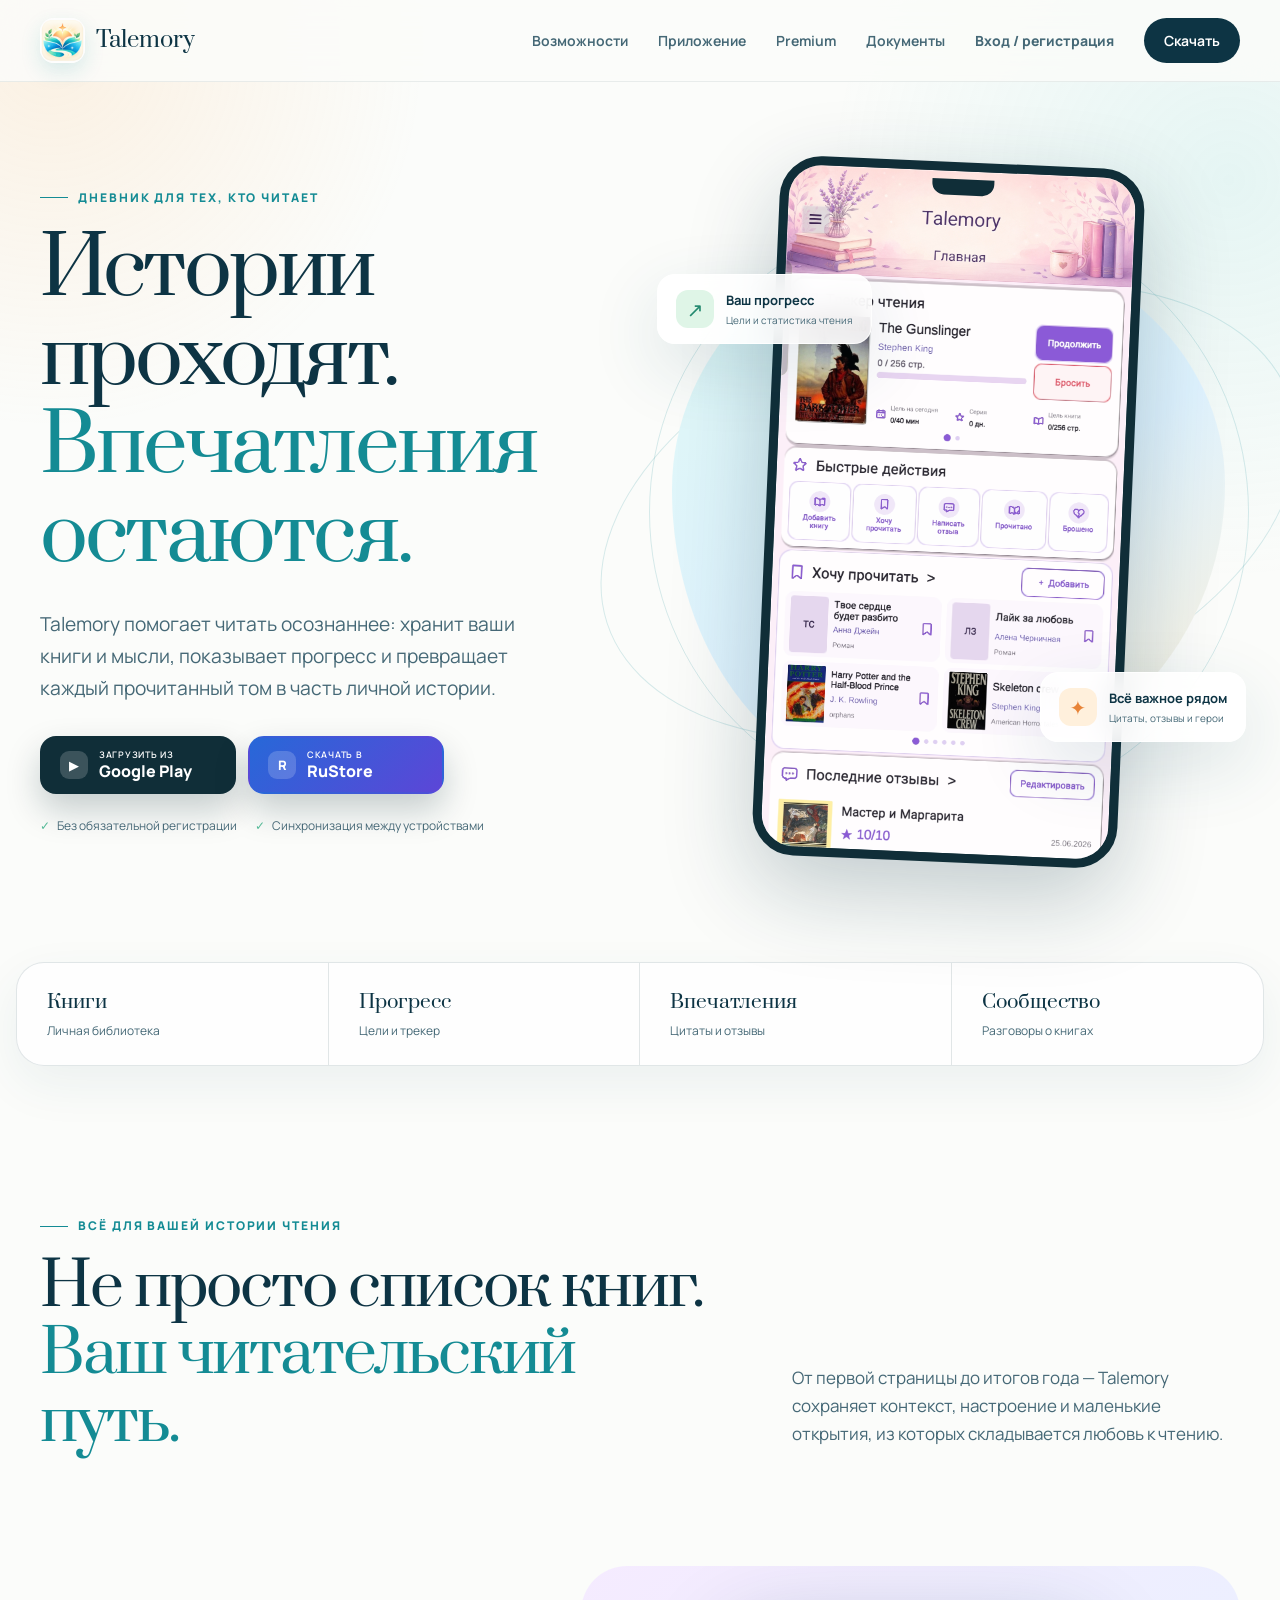
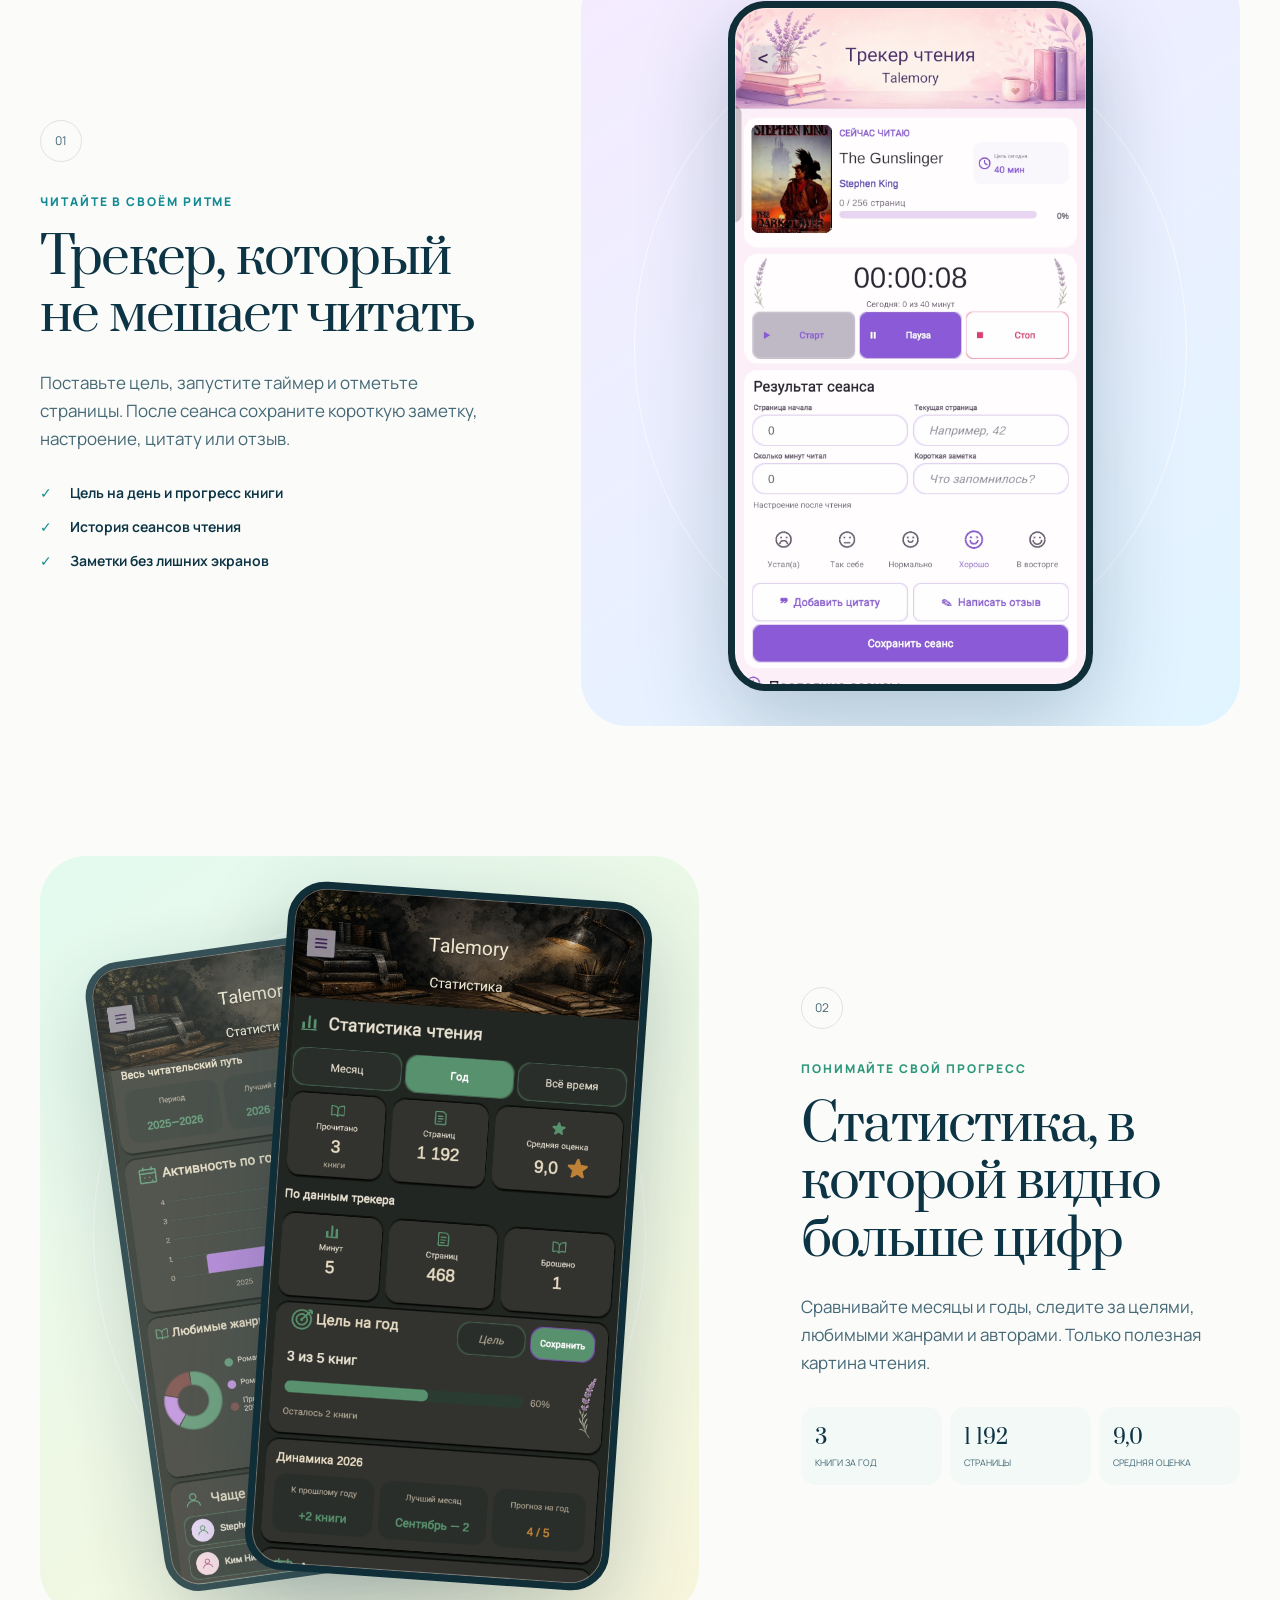
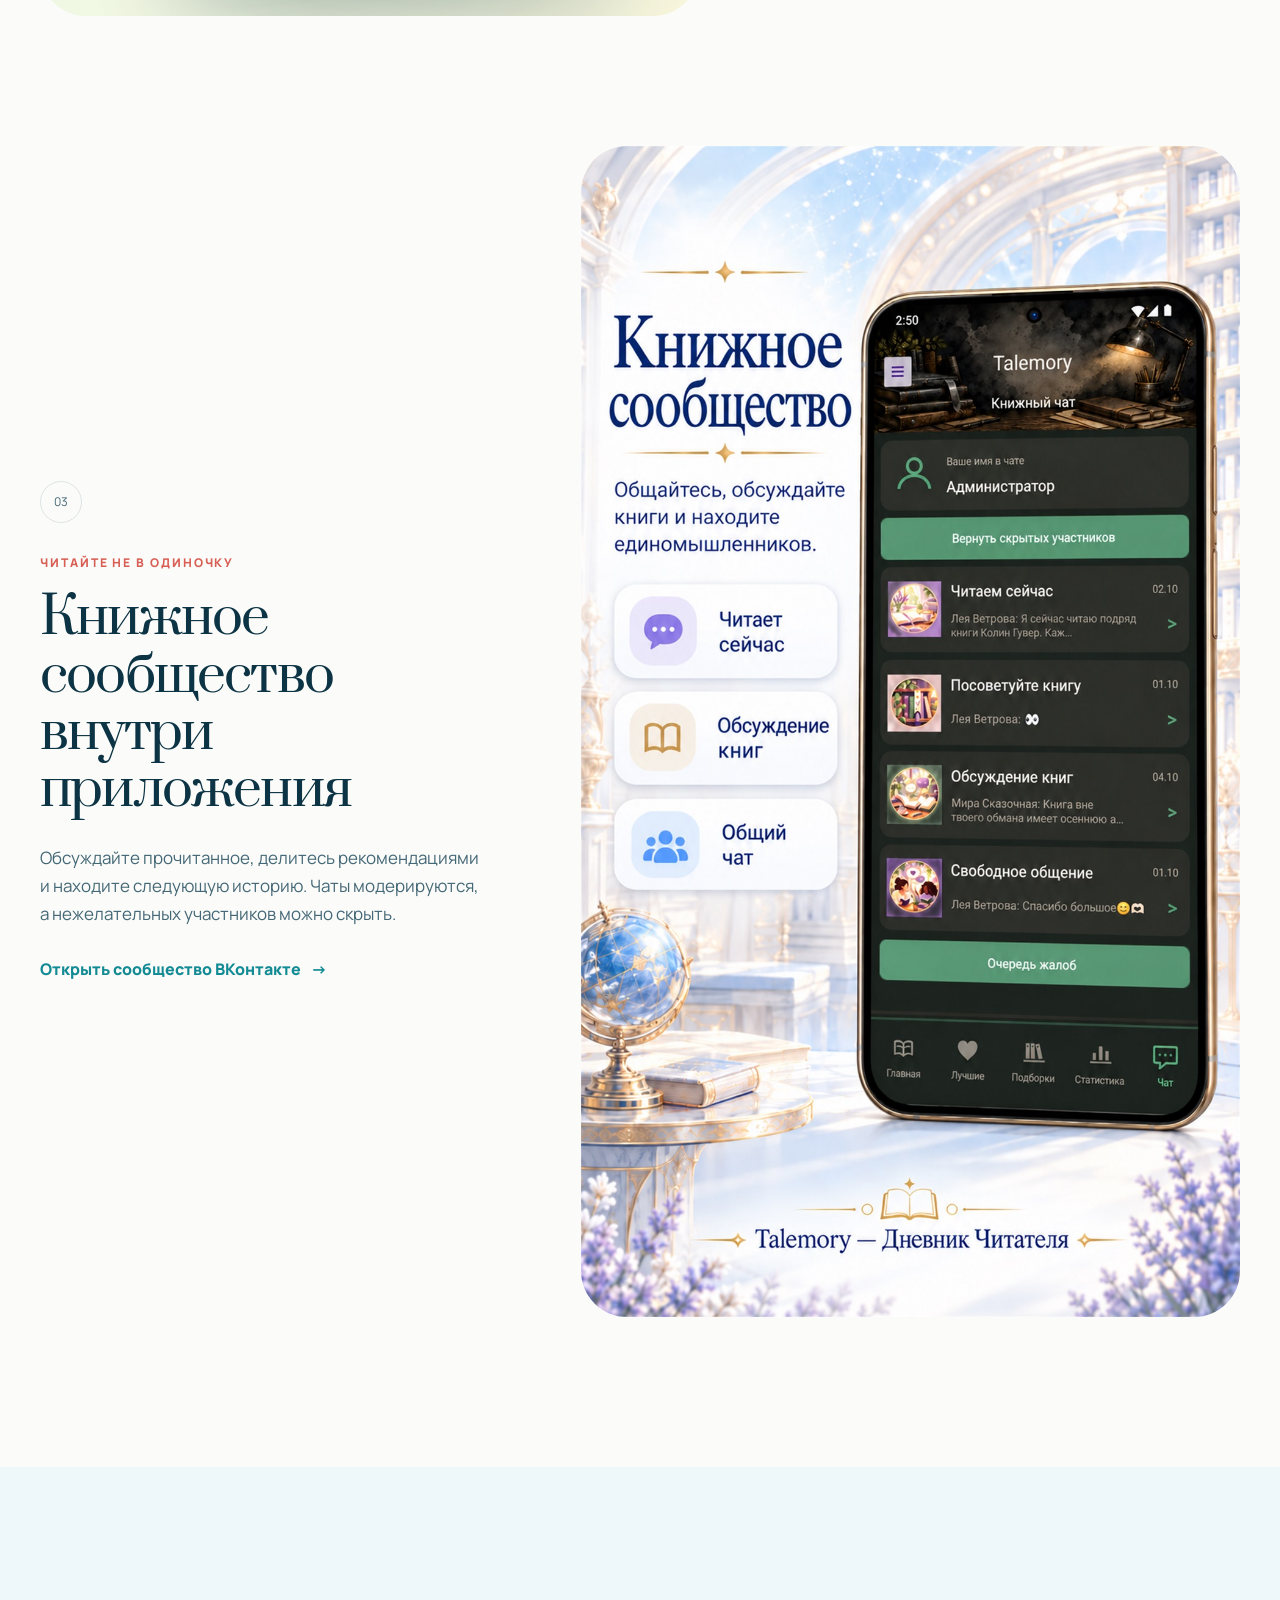
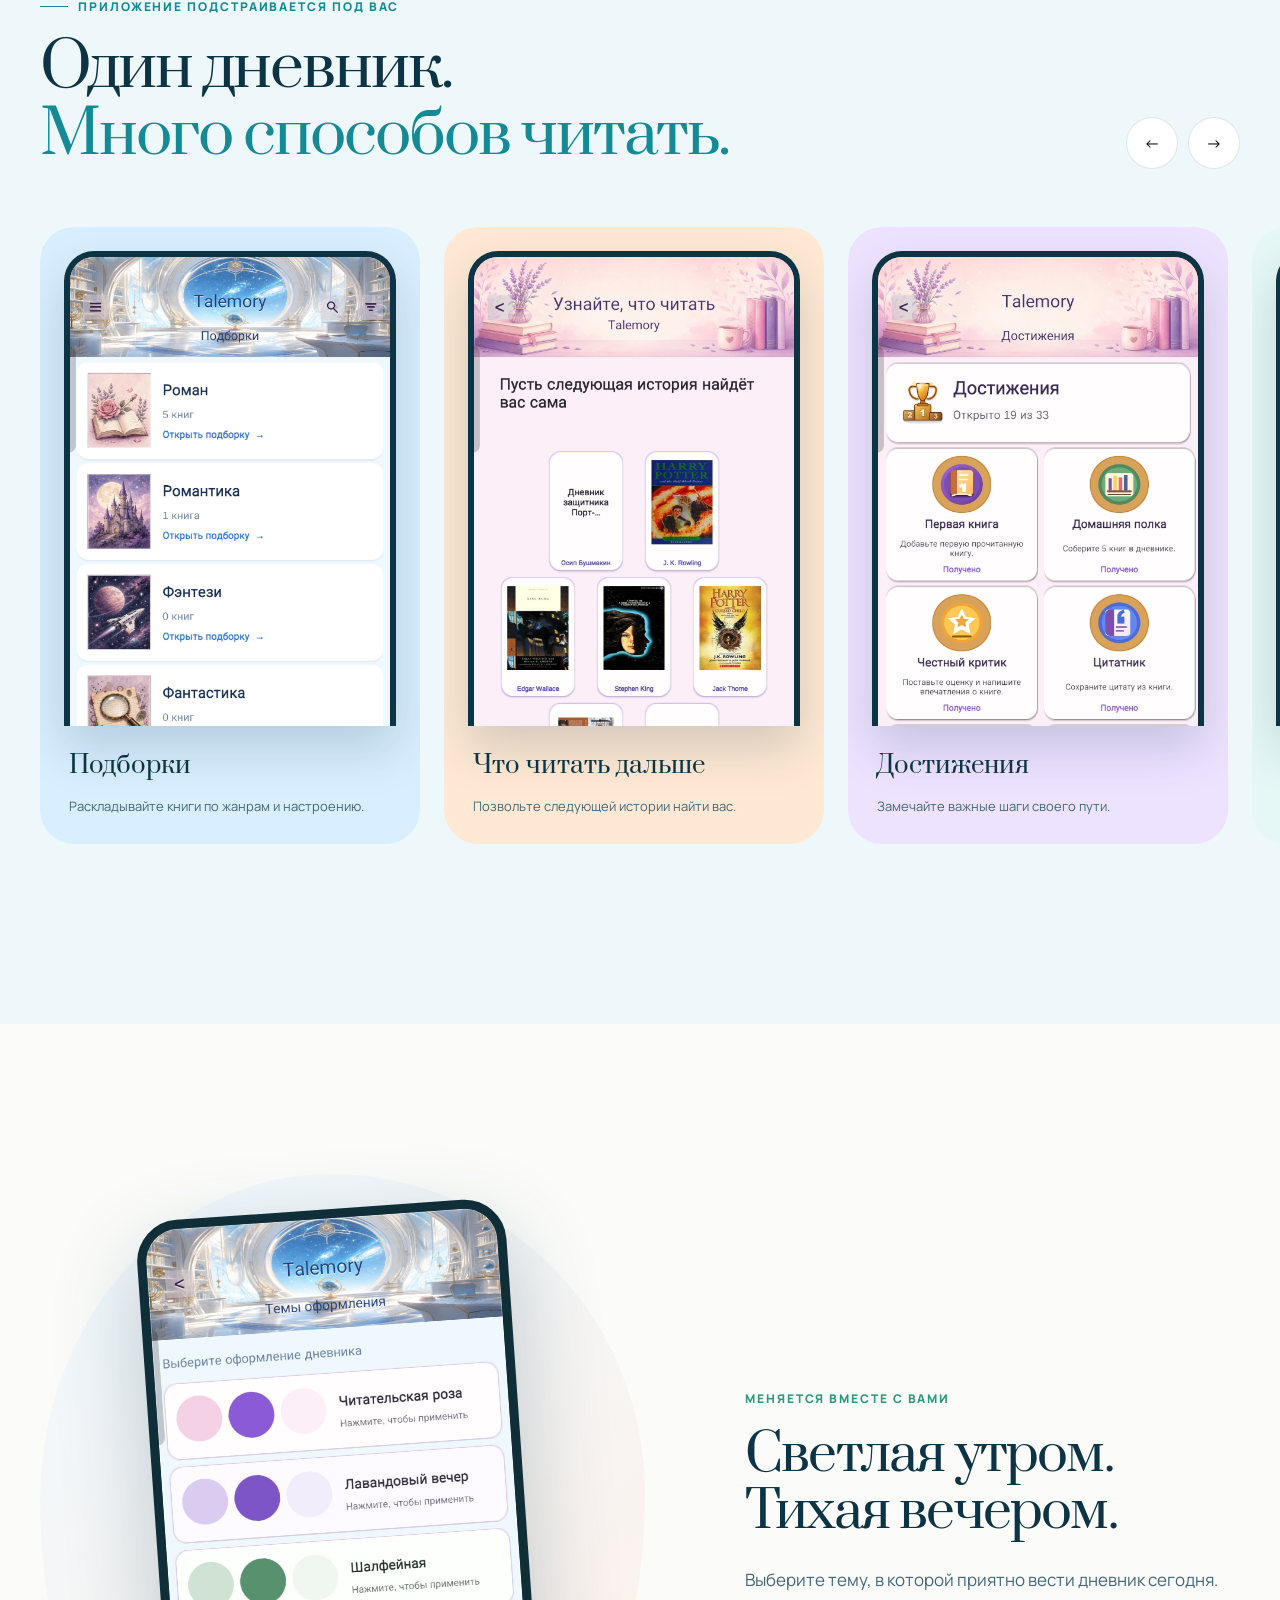
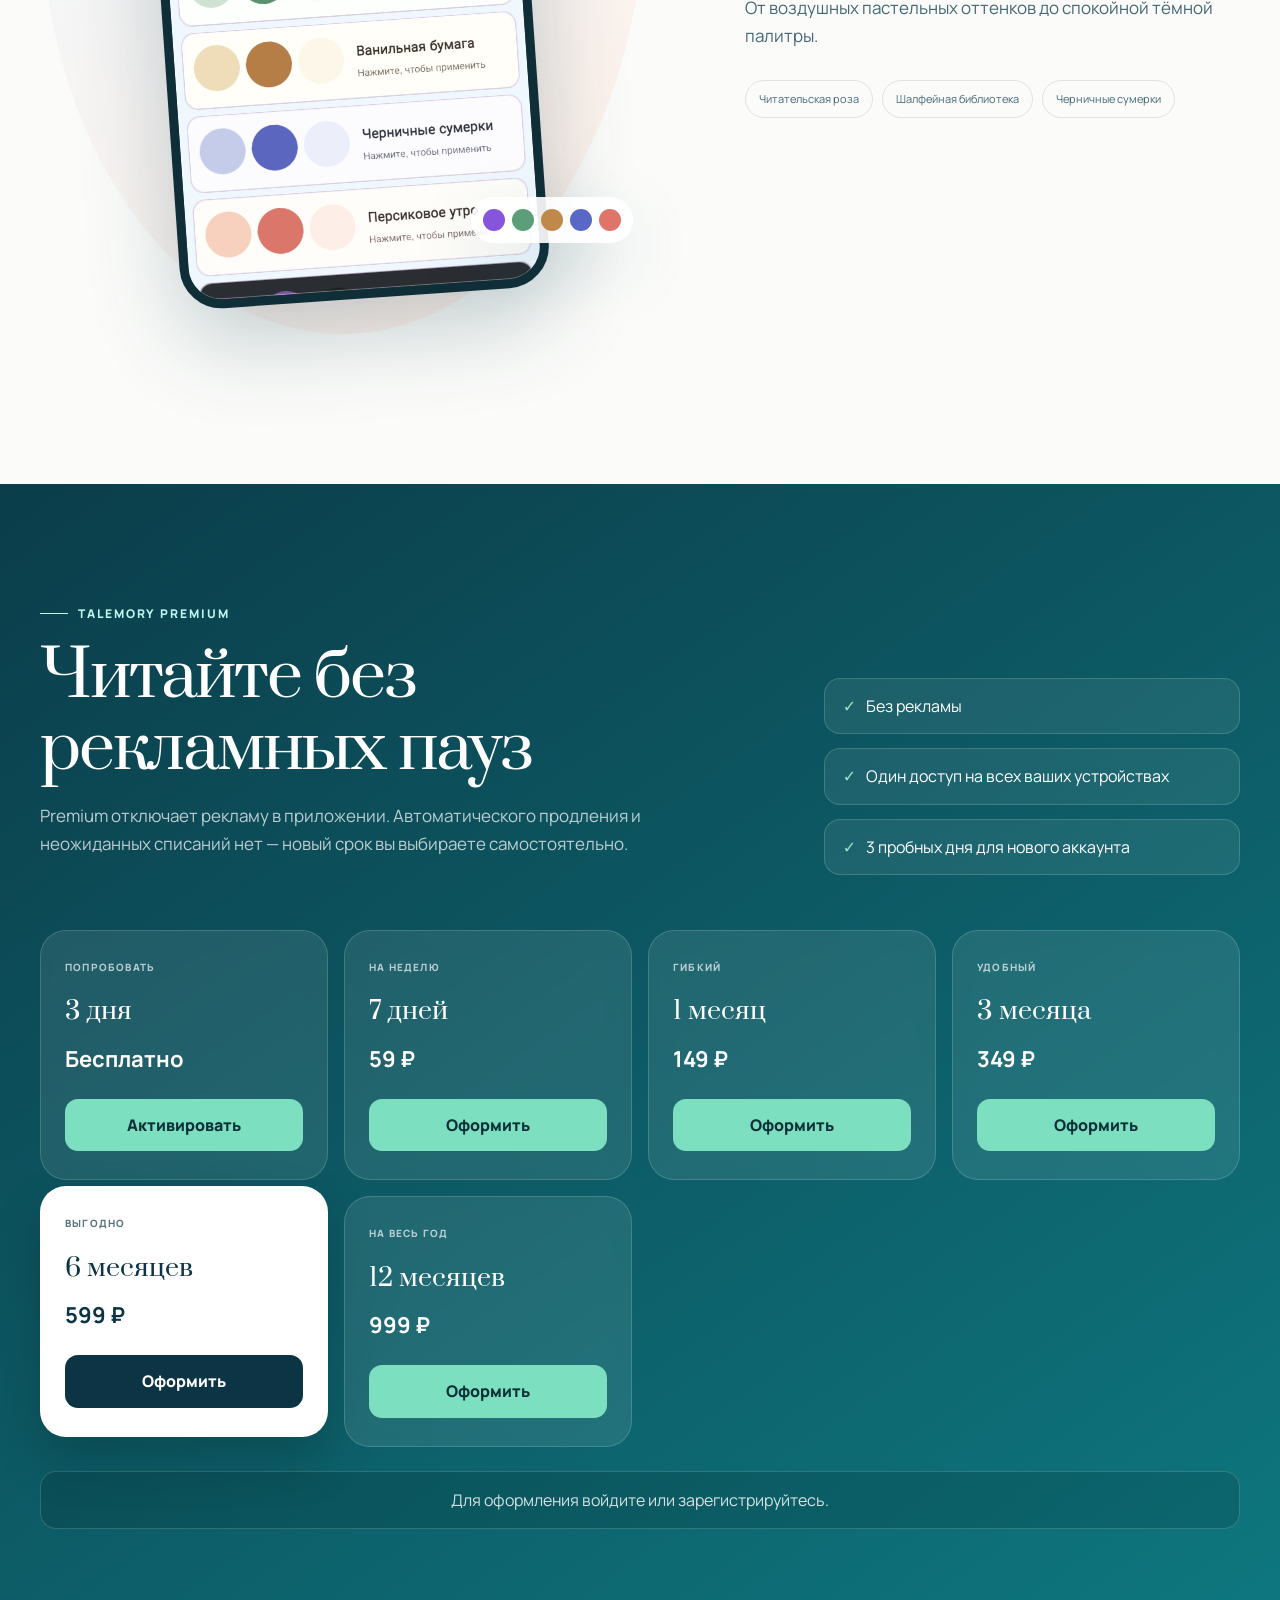
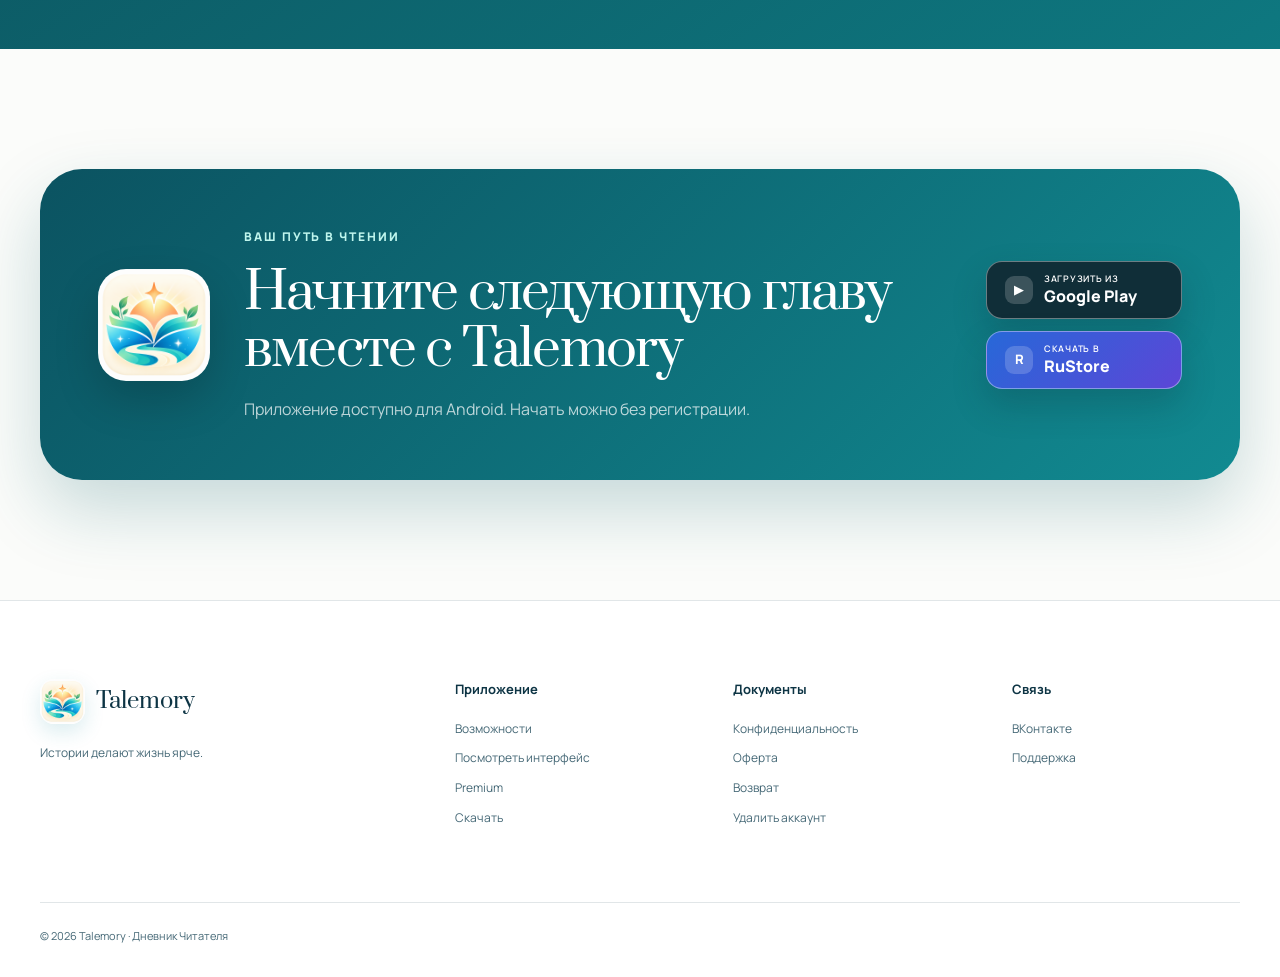
<file: index.html>
<!doctype html>
<html lang="ru">
<head>
  <meta charset="utf-8">
  <meta name="viewport" content="width=device-width,initial-scale=1">
  <meta name="theme-color" content="#f7fbff">
  <title>Talemory — ваш путь в чтении</title>
  <meta name="description" content="Talemory — личный дневник чтения: книги, цели, заметки, статистика, достижения и книжное сообщество в одном приложении.">
  <meta property="og:title" content="Talemory — ваш путь в чтении">
  <meta property="og:description" content="Читайте, отслеживайте прогресс и сохраняйте истории, которые остаются с вами.">
  <meta property="og:image" content="/assets/talemory-app-icon.png">
  <link rel="icon" href="/assets/talemory-app-icon.png">
  <link rel="stylesheet" href="/landing.css">
  <script src="/landing.js" defer></script>
  <script src="/account.js" defer></script>
</head>
<body>
  <header class="siteHeader">
    <a class="logo" href="#top" aria-label="Talemory — на главную"><img src="/assets/talemory-app-icon.png" alt=""><span>Talemory</span></a>
    <button class="menuButton" type="button" aria-label="Открыть меню" aria-expanded="false"><span></span><span></span></button>
    <nav class="siteNav" aria-label="Основная навигация"><a href="#features">Возможности</a><a href="#screens">Приложение</a><a href="#premium">Premium</a><a href="/documents.html">Документы</a><button class="accountNavButton" type="button" data-open-account>Вход / регистрация</button><a class="navCta" href="#download-app">Скачать</a></nav>
  </header>

  <main id="top">
    <section class="hero sectionShell">
      <div class="heroCopy reveal">
        <p class="eyebrow"><span></span> Дневник для тех, кто читает</p>
        <h1>Истории проходят.<br><em>Впечатления остаются.</em></h1>
        <p class="heroLead">Talemory помогает читать осознаннее: хранит ваши книги и мысли, показывает прогресс и превращает каждый прочитанный том в часть личной истории.</p>
        <div class="storeButtons">
          <a class="storeButton googlePlay" href="https://play.google.com/store/apps/details?id=com.readersdiary.bookdiary" target="_blank" rel="noopener"><span class="storeIcon">▶</span><span><small>Загрузить из</small>Google Play</span></a>
          <a class="storeButton ruStore" href="https://www.rustore.ru/catalog/app/com.readersdiary.bookdiary" target="_blank" rel="noopener"><span class="storeIcon">R</span><span><small>Скачать в</small>RuStore</span></a>
        </div>
        <div class="heroNotes"><span>Без обязательной регистрации</span><span>Синхронизация между устройствами</span></div>
      </div>
      <div class="heroVisual reveal" aria-label="Интерфейс приложения Talemory">
        <div class="orbit orbitOne"></div><div class="orbit orbitTwo"></div><div class="softBlob"></div>
        <figure class="phone phoneMain"><div class="speaker"></div><img src="/assets/screenshots/1000011685.jpg" alt="Главный экран Talemory с трекером чтения"></figure>
        <figure class="floatCard statsCard"><span class="miniIcon">↗</span><div><b>Ваш прогресс</b><small>Цели и статистика чтения</small></div></figure>
        <figure class="floatCard noteCard"><span class="miniIcon warm">✦</span><div><b>Всё важное рядом</b><small>Цитаты, отзывы и герои</small></div></figure>
      </div>
    </section>

    <section class="trustStrip" aria-label="Основные функции"><div><b>Книги</b><span>Личная библиотека</span></div><div><b>Прогресс</b><span>Цели и трекер</span></div><div><b>Впечатления</b><span>Цитаты и отзывы</span></div><div><b>Сообщество</b><span>Разговоры о книгах</span></div></section>

    <section class="intro sectionShell" id="features">
      <div class="sectionHeading reveal"><p class="eyebrow"><span></span> Всё для вашей истории чтения</p><h2>Не просто список книг.<br><em>Ваш читательский путь.</em></h2></div>
      <p class="sectionLead reveal">От первой страницы до итогов года — Talemory сохраняет контекст, настроение и маленькие открытия, из которых складывается любовь к чтению.</p>
    </section>

    <section class="featureStory sectionShell">
      <article class="storyBlock reveal">
        <div class="storyCopy"><span class="storyNumber">01</span><p class="eyebrow">Читайте в своём ритме</p><h2>Трекер, который не мешает читать</h2><p>Поставьте цель, запустите таймер и отметьте страницы. После сеанса сохраните короткую заметку, настроение, цитату или отзыв.</p><ul class="checkList"><li>Цель на день и прогресс книги</li><li>История сеансов чтения</li><li>Заметки без лишних экранов</li></ul></div>
        <div class="screenStage lavender"><figure class="phone phoneFeature"><img src="/assets/screenshots/1000011689.jpg" alt="Трекер чтения Talemory"></figure></div>
      </article>
      <article class="storyBlock reverse reveal">
        <div class="storyCopy"><span class="storyNumber">02</span><p class="eyebrow green">Понимайте свой прогресс</p><h2>Статистика, в которой видно больше цифр</h2><p>Сравнивайте месяцы и годы, следите за целями, любимыми жанрами и авторами. Только полезная картина чтения.</p><div class="metricRow"><div><b>3</b><span>книги за год</span></div><div><b>1 192</b><span>страницы</span></div><div><b>9,0</b><span>средняя оценка</span></div></div></div>
        <div class="screenStage mint doublePhones"><figure class="phone phoneFeature back"><img src="/assets/screenshots/1000011693.jpg" alt="Годовая статистика Talemory"></figure><figure class="phone phoneFeature front"><img src="/assets/screenshots/1000011692.jpg" alt="Цели и статистика чтения Talemory"></figure></div>
      </article>
      <article class="storyBlock reveal" id="community">
        <div class="storyCopy"><span class="storyNumber">03</span><p class="eyebrow coral">Читайте не в одиночку</p><h2>Книжное сообщество внутри приложения</h2><p>Обсуждайте прочитанное, делитесь рекомендациями и находите следующую историю. Чаты модерируются, а нежелательных участников можно скрыть.</p><a class="textLink" href="https://vk.ru/club240924894" target="_blank" rel="noopener">Открыть сообщество ВКонтакте <span>→</span></a></div>
        <div class="screenStage chatShowcase"><img class="chatPromo" src="/assets/talemory-chat-safe-names.jpg" alt="Книжное сообщество Talemory с вымышленными демонстрационными именами"></div>
      </article>
    </section>

    <section class="gallerySection" id="screens">
      <div class="sectionShell galleryHeading reveal"><div><p class="eyebrow"><span></span> Приложение подстраивается под вас</p><h2>Один дневник.<br><em>Много способов читать.</em></h2></div><div class="galleryControls"><button type="button" data-gallery-prev aria-label="Назад">←</button><button type="button" data-gallery-next aria-label="Вперёд">→</button></div></div>
      <div class="screenRail" data-gallery tabindex="0" aria-label="Скриншоты приложения">
        <figure class="galleryCard blue"><img src="/assets/screenshots/1000011694.jpg" alt="Подборки книг"><figcaption><b>Подборки</b><span>Раскладывайте книги по жанрам и настроению.</span></figcaption></figure>
        <figure class="galleryCard peach"><img src="/assets/screenshots/1000011688.jpg" alt="Выбор следующей книги"><figcaption><b>Что читать дальше</b><span>Позвольте следующей истории найти вас.</span></figcaption></figure>
        <figure class="galleryCard violet"><img src="/assets/screenshots/1000011687.jpg" alt="Достижения читателя"><figcaption><b>Достижения</b><span>Замечайте важные шаги своего пути.</span></figcaption></figure>
        <figure class="galleryCard sky"><img src="/assets/screenshots/1000011696.jpg" alt="Светлая тема Talemory"><figcaption><b>Ваш стиль</b><span>Меняйте оформление вместе с настроением.</span></figcaption></figure>
        <figure class="galleryCard greenCard"><img src="/assets/screenshots/1000011695.jpg" alt="Лучшие книги"><figcaption><b>Лучшие книги</b><span>Собирайте личную полку любимых историй.</span></figcaption></figure>
      </div>
    </section>

    <section class="themes sectionShell reveal">
      <div class="themesVisual"><figure class="phone phoneTheme"><img src="/assets/screenshots/1000011697.jpg" alt="Темы оформления Talemory"></figure><div class="palette"><i></i><i></i><i></i><i></i><i></i></div></div>
      <div class="storyCopy"><p class="eyebrow green">Меняется вместе с вами</p><h2>Светлая утром.<br>Тихая вечером.</h2><p>Выберите тему, в которой приятно вести дневник сегодня. От воздушных пастельных оттенков до спокойной тёмной палитры.</p><div class="themeLabels"><span>Читательская роза</span><span>Шалфейная библиотека</span><span>Черничные сумерки</span></div></div>
    </section>

    <section class="premiumSection" id="premium">
      <div class="sectionShell premiumIntro reveal"><div><p class="eyebrow light"><span></span> Talemory Premium</p><h2>Читайте без рекламных пауз</h2><p>Premium отключает рекламу в приложении. Автоматического продления и неожиданных списаний нет — новый срок вы выбираете самостоятельно.</p></div><ul><li>Без рекламы</li><li>Один доступ на всех ваших устройствах</li><li>3 пробных дня для нового аккаунта</li></ul></div>
      <div class="sectionShell premiumPlans reveal">
        <article><span>Попробовать</span><h3>3 дня</h3><b>Бесплатно</b><button type="button" data-plan="trial_3d">Активировать</button></article>
        <article><span>На неделю</span><h3>7 дней</h3><b>59 ₽</b><button type="button" data-plan="week">Оформить</button></article>
        <article><span>Гибкий</span><h3>1 месяц</h3><b>149 ₽</b><button type="button" data-plan="month">Оформить</button></article>
        <article><span>Удобный</span><h3>3 месяца</h3><b>349 ₽</b><button type="button" data-plan="three_months">Оформить</button></article>
        <article class="featured"><span>Выгодно</span><h3>6 месяцев</h3><b>599 ₽</b><button type="button" data-plan="six_months">Оформить</button></article>
        <article><span>На весь год</span><h3>12 месяцев</h3><b>999 ₽</b><button type="button" data-plan="year">Оформить</button></article>
      </div>
      <div class="sectionShell premiumStatus" id="premiumState" role="status" aria-live="polite">Для оформления войдите или зарегистрируйтесь.</div>
    </section>

    <section class="ctaSection sectionShell reveal" id="download-app">
      <div class="ctaIcon"><img src="/assets/talemory-app-icon.png" alt=""></div>
      <div><p class="eyebrow light">Ваш путь в чтении</p><h2>Начните следующую главу<br>вместе с Talemory</h2><p>Приложение доступно для Android. Начать можно без регистрации.</p></div>
      <div class="storeButtons"><a class="storeButton googlePlay" href="https://play.google.com/store/apps/details?id=com.readersdiary.bookdiary" target="_blank" rel="noopener"><span class="storeIcon">▶</span><span><small>Загрузить из</small>Google Play</span></a><a class="storeButton ruStore" href="https://www.rustore.ru/catalog/app/com.readersdiary.bookdiary" target="_blank" rel="noopener"><span class="storeIcon">R</span><span><small>Скачать в</small>RuStore</span></a></div>
    </section>
  </main>

  <footer class="siteFooter">
    <div class="footerBrand"><a class="logo" href="#top"><img src="/assets/talemory-app-icon.png" alt=""><span>Talemory</span></a><p>Истории делают жизнь ярче.</p></div>
    <div><b>Приложение</b><a href="#features">Возможности</a><a href="#screens">Посмотреть интерфейс</a><a href="#premium">Premium</a><a href="#download-app">Скачать</a></div>
    <div><b>Документы</b><a href="/documents.html#privacy">Конфиденциальность</a><a href="/documents.html#offer">Оферта</a><a href="/documents.html#refunds">Возврат</a><a href="/documents.html#delete-account">Удалить аккаунт</a></div>
    <div><b>Связь</b><a href="https://vk.ru/club240924894" target="_blank" rel="noopener">ВКонтакте</a><a href="mailto:dmitry.patlusov@yandex.ru">Поддержка</a></div>
    <p class="copyright">© 2026 Talemory · Дневник Читателя</p>
  </footer>

  <div class="accountModal" data-account-modal hidden>
    <button class="modalBackdrop" type="button" data-close-account aria-label="Закрыть окно"></button>
    <section class="accountDialog" role="dialog" aria-modal="true" aria-labelledby="accountTitle">
      <button class="modalClose" type="button" data-close-account aria-label="Закрыть">×</button>
      <div class="accountMark"><img src="/assets/talemory-app-icon.png" alt=""></div>
      <p class="eyebrow">Аккаунт Talemory</p>
      <h2 id="accountTitle">Создайте аккаунт</h2>
      <p class="accountLead" data-account-lead>Синхронизируйте дневник и используйте Premium на своих устройствах.</p>
      <form class="accountForm" data-register-form>
        <label>Электронная почта<input name="email" type="email" autocomplete="email" required></label>
        <label>Пароль<input name="password" type="password" autocomplete="new-password" minlength="10" maxlength="128" required><small>От 10 до 128 символов</small></label>
        <label>Повторите пароль<input name="passwordConfirm" type="password" autocomplete="new-password" minlength="10" required></label>
        <button class="accountSubmit" type="submit">Зарегистрироваться</button>
      </form>
      <form class="accountForm" data-verify-form hidden>
        <label>Код из письма<input name="code" inputmode="numeric" autocomplete="one-time-code" pattern="[0-9]{6}" maxlength="6" required></label>
        <button class="accountSubmit" type="submit">Подтвердить почту</button>
      </form>
      <form class="accountForm" data-login-form hidden>
        <label>Электронная почта<input name="email" type="email" autocomplete="email" required></label>
        <label>Пароль<input name="password" type="password" autocomplete="current-password" required></label>
        <button class="accountSubmit" type="submit">Войти</button>
      </form>
      <div class="accountSignedIn" data-signed-in hidden><b data-account-email></b><span data-account-premium>Проверяем Premium…</span><button type="button" data-logout>Выйти</button></div>
      <p class="accountState" data-account-state role="status" aria-live="polite"></p>
      <button class="accountSwitch" type="button" data-account-switch>У меня уже есть аккаунт — войти</button>
      <p class="accountLegal">Продолжая, вы принимаете <a href="/documents.html#offer">оферту</a> и <a href="/documents.html#privacy">политику конфиденциальности</a>.</p>
    </section>
  </div>
</body>
</html>
</file>
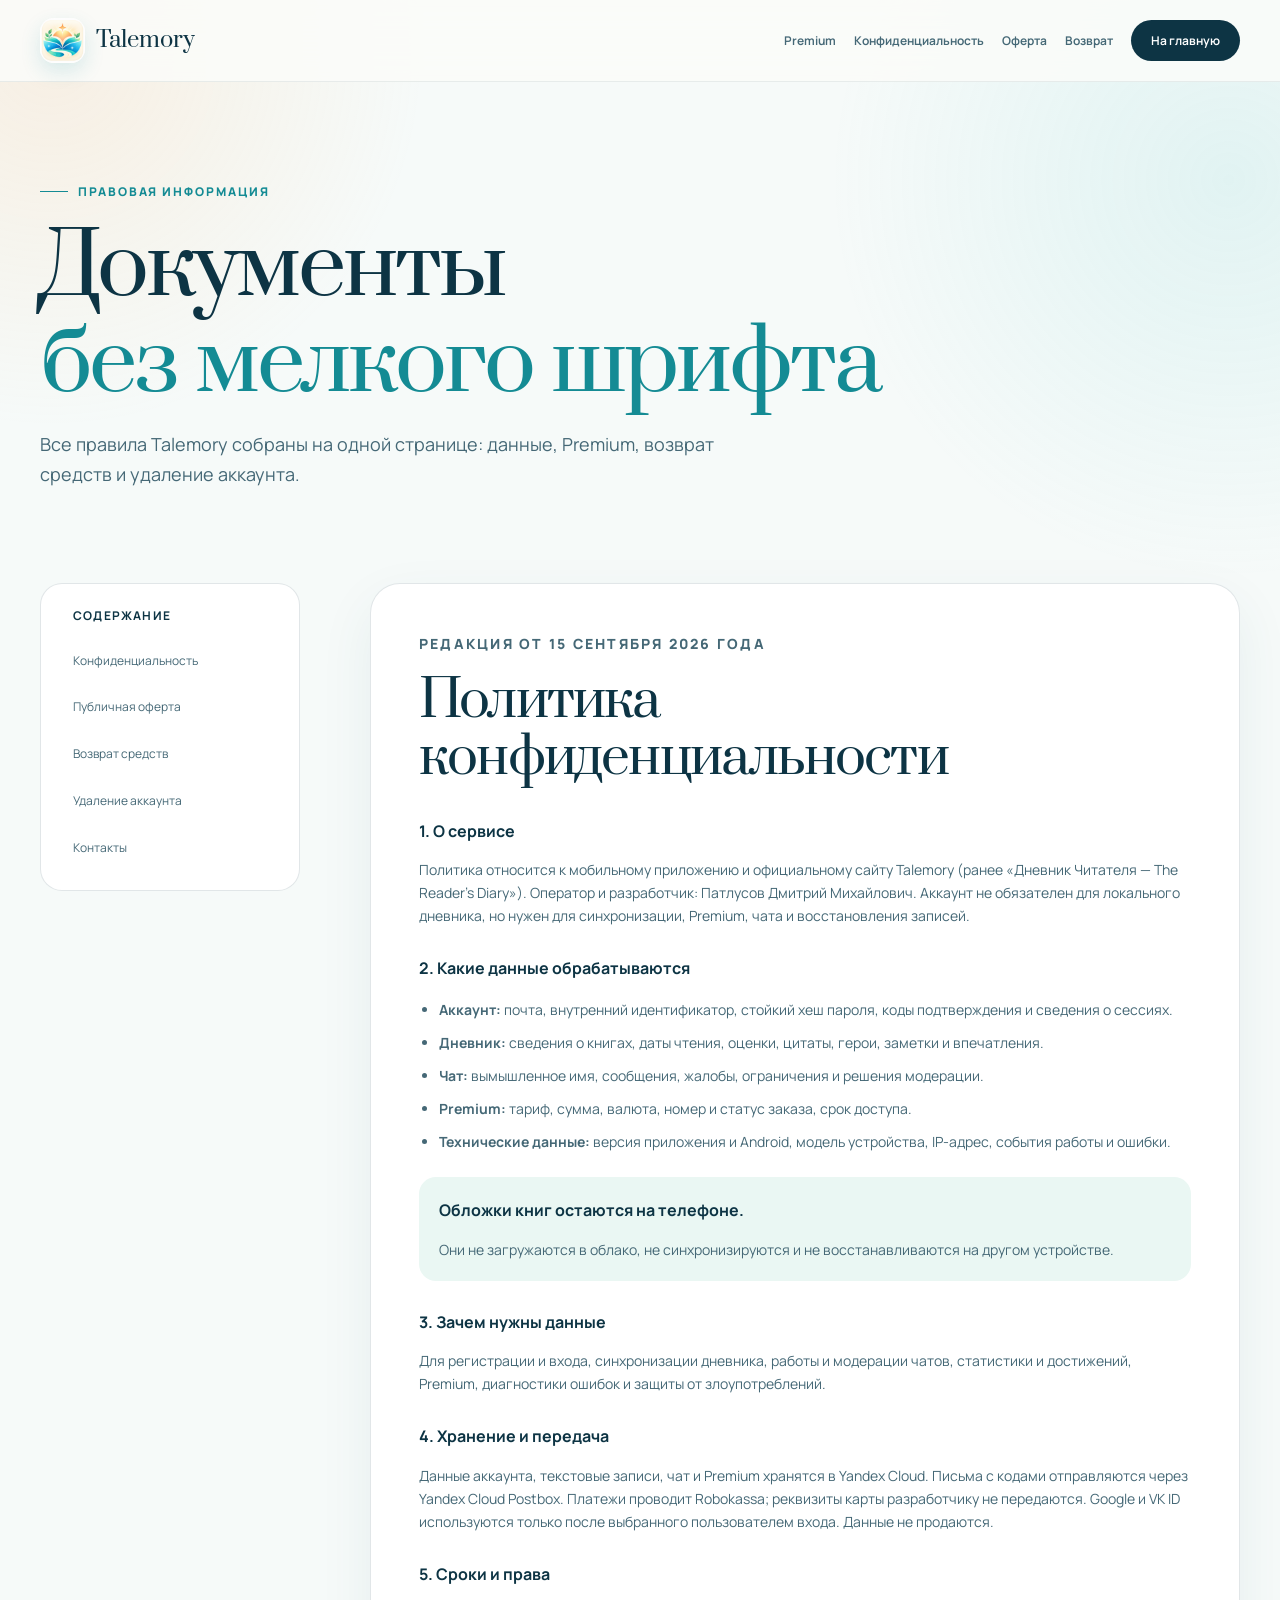
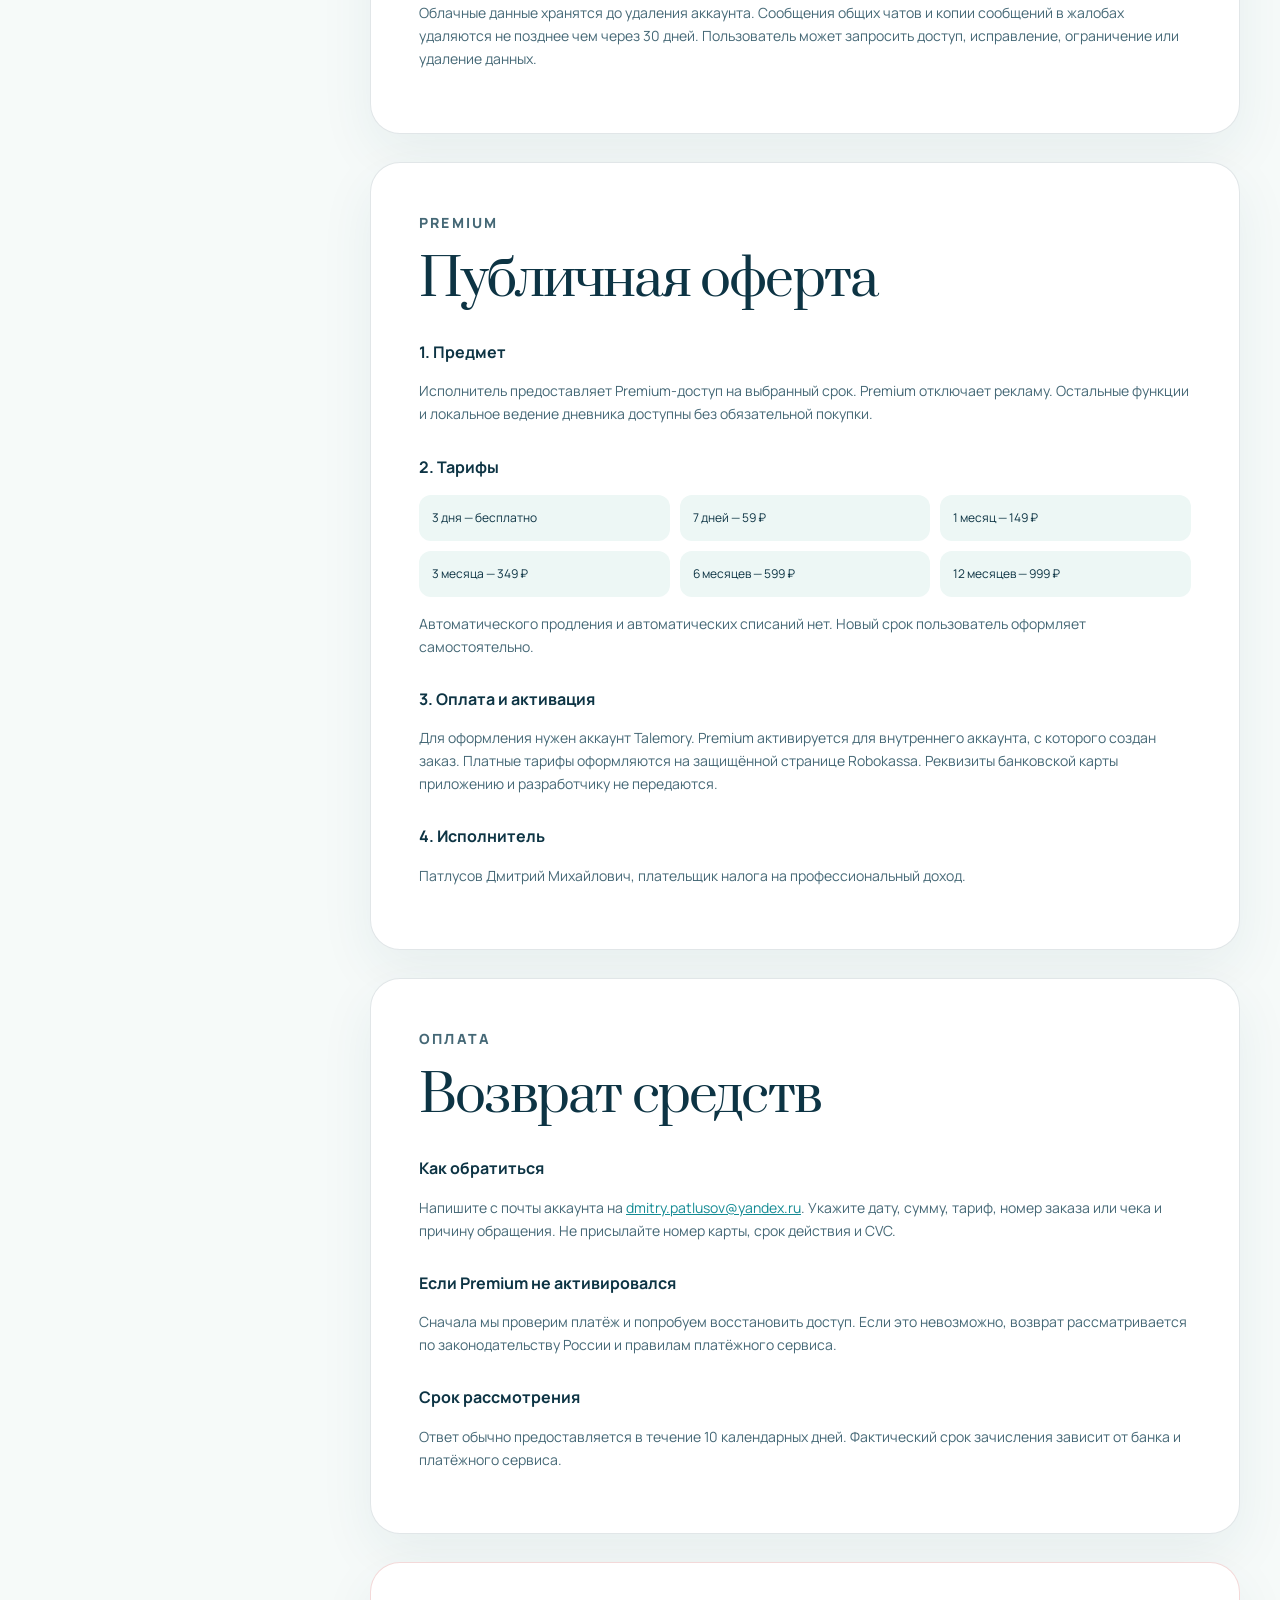
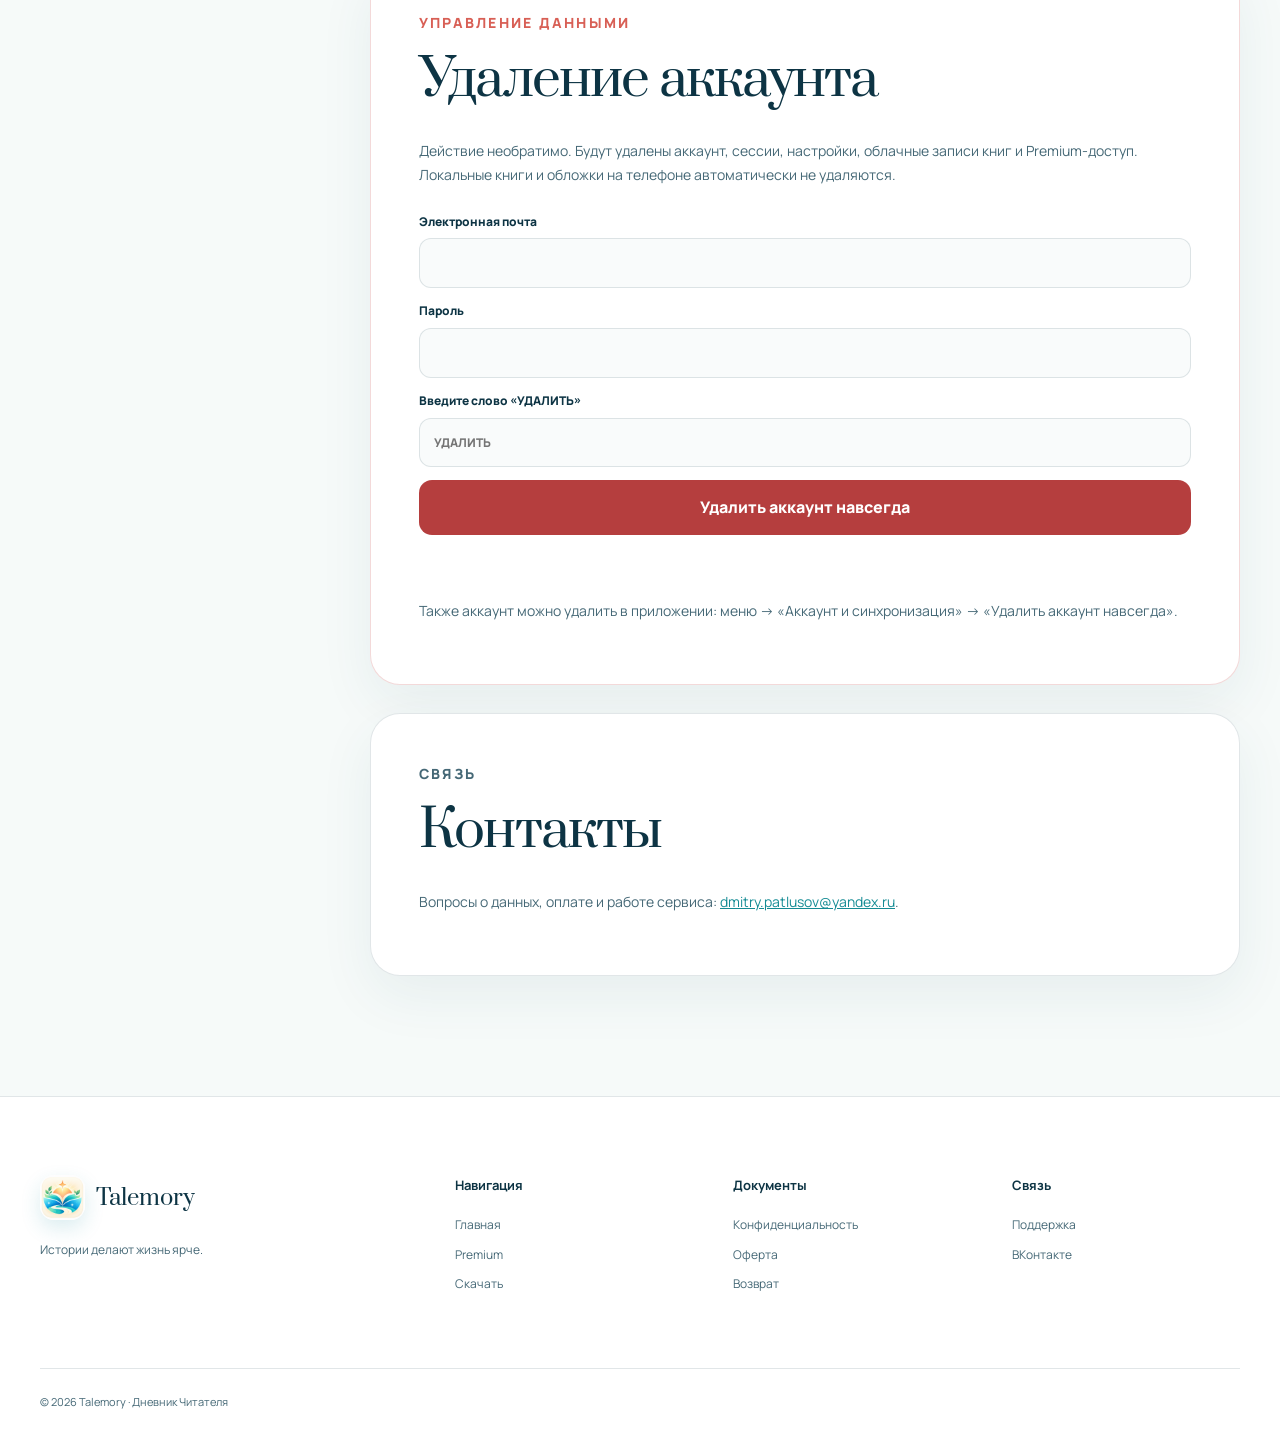
<file: documents.html>
<!doctype html>
<html lang="ru">
<head>
  <meta charset="utf-8">
  <meta name="viewport" content="width=device-width,initial-scale=1">
  <meta name="theme-color" content="#f7fbff">
  <title>Документы — Talemory</title>
  <meta name="description" content="Политика конфиденциальности, публичная оферта, возврат средств и удаление аккаунта Talemory.">
  <link rel="icon" href="/assets/talemory-app-icon.png">
  <link rel="stylesheet" href="/landing.css">
  <script src="/landing.js" defer></script>
  <script src="/delete-account.js" defer></script>
</head>
<body class="documentsBody">
  <header class="siteHeader">
    <a class="logo" href="/"><img src="/assets/talemory-app-icon.png" alt=""><span>Talemory</span></a>
    <button class="menuButton" type="button" aria-label="Открыть меню" aria-expanded="false"><span></span><span></span></button>
    <nav class="siteNav" aria-label="Навигация по документам"><a href="/#premium">Premium</a><a href="#privacy">Конфиденциальность</a><a href="#offer">Оферта</a><a href="#refunds">Возврат</a><a class="navCta" href="/">На главную</a></nav>
  </header>
  <main>
    <section class="documentsHero sectionShell">
      <p class="eyebrow"><span></span> Правовая информация</p>
      <h1>Документы<br><em>без мелкого шрифта</em></h1>
      <p>Все правила Talemory собраны на одной странице: данные, Premium, возврат средств и удаление аккаунта.</p>
    </section>
    <div class="documentsLayout sectionShell">
      <aside class="documentsNav" aria-label="Разделы страницы"><b>Содержание</b><a href="#privacy">Конфиденциальность</a><a href="#offer">Публичная оферта</a><a href="#refunds">Возврат средств</a><a href="#delete-account">Удаление аккаунта</a><a href="#contacts">Контакты</a></aside>
      <article class="documentsContent">
        <section class="legalSection" id="privacy">
          <p class="eyebrow">Редакция от 15 сентября 2026 года</p><h2>Политика конфиденциальности</h2>
          <h3>1. О сервисе</h3><p>Политика относится к мобильному приложению и официальному сайту Talemory (ранее «Дневник Читателя — The Reader's Diary»). Оператор и разработчик: Патлусов Дмитрий Михайлович. Аккаунт не обязателен для локального дневника, но нужен для синхронизации, Premium, чата и восстановления записей.</p>
          <h3>2. Какие данные обрабатываются</h3><ul><li><b>Аккаунт:</b> почта, внутренний идентификатор, стойкий хеш пароля, коды подтверждения и сведения о сессиях.</li><li><b>Дневник:</b> сведения о книгах, даты чтения, оценки, цитаты, герои, заметки и впечатления.</li><li><b>Чат:</b> вымышленное имя, сообщения, жалобы, ограничения и решения модерации.</li><li><b>Premium:</b> тариф, сумма, валюта, номер и статус заказа, срок доступа.</li><li><b>Технические данные:</b> версия приложения и Android, модель устройства, IP-адрес, события работы и ошибки.</li></ul>
          <div class="legalNotice"><b>Обложки книг остаются на телефоне.</b><p>Они не загружаются в облако, не синхронизируются и не восстанавливаются на другом устройстве.</p></div>
          <h3>3. Зачем нужны данные</h3><p>Для регистрации и входа, синхронизации дневника, работы и модерации чатов, статистики и достижений, Premium, диагностики ошибок и защиты от злоупотреблений.</p>
          <h3>4. Хранение и передача</h3><p>Данные аккаунта, текстовые записи, чат и Premium хранятся в Yandex Cloud. Письма с кодами отправляются через Yandex Cloud Postbox. Платежи проводит Robokassa; реквизиты карты разработчику не передаются. Google и VK ID используются только после выбранного пользователем входа. Данные не продаются.</p>
          <h3>5. Сроки и права</h3><p>Облачные данные хранятся до удаления аккаунта. Сообщения общих чатов и копии сообщений в жалобах удаляются не позднее чем через 30 дней. Пользователь может запросить доступ, исправление, ограничение или удаление данных.</p>
        </section>
        <section class="legalSection" id="offer">
          <p class="eyebrow">Premium</p><h2>Публичная оферта</h2>
          <h3>1. Предмет</h3><p>Исполнитель предоставляет Premium-доступ на выбранный срок. Premium отключает рекламу. Остальные функции и локальное ведение дневника доступны без обязательной покупки.</p>
          <h3>2. Тарифы</h3><div class="legalTariffs"><span>3 дня — бесплатно</span><span>7 дней — 59 ₽</span><span>1 месяц — 149 ₽</span><span>3 месяца — 349 ₽</span><span>6 месяцев — 599 ₽</span><span>12 месяцев — 999 ₽</span></div><p>Автоматического продления и автоматических списаний нет. Новый срок пользователь оформляет самостоятельно.</p>
          <h3>3. Оплата и активация</h3><p>Для оформления нужен аккаунт Talemory. Premium активируется для внутреннего аккаунта, с которого создан заказ. Платные тарифы оформляются на защищённой странице Robokassa. Реквизиты банковской карты приложению и разработчику не передаются.</p>
          <h3>4. Исполнитель</h3><p>Патлусов Дмитрий Михайлович, плательщик налога на профессиональный доход.</p>
        </section>
        <section class="legalSection" id="refunds">
          <p class="eyebrow">Оплата</p><h2>Возврат средств</h2>
          <h3>Как обратиться</h3><p>Напишите с почты аккаунта на <a href="mailto:dmitry.patlusov@yandex.ru">dmitry.patlusov@yandex.ru</a>. Укажите дату, сумму, тариф, номер заказа или чека и причину обращения. Не присылайте номер карты, срок действия и CVC.</p>
          <h3>Если Premium не активировался</h3><p>Сначала мы проверим платёж и попробуем восстановить доступ. Если это невозможно, возврат рассматривается по законодательству России и правилам платёжного сервиса.</p>
          <h3>Срок рассмотрения</h3><p>Ответ обычно предоставляется в течение 10 календарных дней. Фактический срок зачисления зависит от банка и платёжного сервиса.</p>
        </section>
        <section class="legalSection dangerSection" id="delete-account">
          <p class="eyebrow coral">Управление данными</p><h2>Удаление аккаунта</h2><p>Действие необратимо. Будут удалены аккаунт, сессии, настройки, облачные записи книг и Premium-доступ. Локальные книги и обложки на телефоне автоматически не удаляются.</p>
          <form id="deleteAccountForm" class="deleteAccountForm docsDeleteForm"><label>Электронная почта<input id="deleteEmail" name="email" type="email" autocomplete="email" required></label><label>Пароль<input id="deletePassword" name="password" type="password" autocomplete="current-password" required></label><label>Введите слово «УДАЛИТЬ»<input id="deleteConfirmation" name="confirmation" type="text" autocomplete="off" placeholder="УДАЛИТЬ" required></label><button class="dangerButton" type="submit">Удалить аккаунт навсегда</button></form><p id="deleteAccountState" class="accountState" role="status" aria-live="polite"></p>
          <p>Также аккаунт можно удалить в приложении: меню → «Аккаунт и синхронизация» → «Удалить аккаунт навсегда».</p>
        </section>
        <section class="legalSection" id="contacts"><p class="eyebrow">Связь</p><h2>Контакты</h2><p>Вопросы о данных, оплате и работе сервиса: <a href="mailto:dmitry.patlusov@yandex.ru">dmitry.patlusov@yandex.ru</a>.</p></section>
      </article>
    </div>
  </main>
  <footer class="siteFooter compactFooter"><div class="footerBrand"><a class="logo" href="/"><img src="/assets/talemory-app-icon.png" alt=""><span>Talemory</span></a><p>Истории делают жизнь ярче.</p></div><div><b>Навигация</b><a href="/">Главная</a><a href="/#premium">Premium</a><a href="/#download-app">Скачать</a></div><div><b>Документы</b><a href="#privacy">Конфиденциальность</a><a href="#offer">Оферта</a><a href="#refunds">Возврат</a></div><div><b>Связь</b><a href="mailto:dmitry.patlusov@yandex.ru">Поддержка</a><a href="https://vk.ru/club240924894" target="_blank" rel="noopener">ВКонтакте</a></div><p class="copyright">© 2026 Talemory · Дневник Читателя</p></footer>
</body>
</html>
</file>
<file: landing.css>
@import url('https://fonts.googleapis.com/css2?family=Manrope:wght@400;500;600;700;800&family=Prata&display=swap');
:root{--ink:#0d3444;--soft:#456876;--paper:#fbfcfa;--aqua:#63ced0;--aquaD:#148b94;--mint:#dff5e7;--mintS:#54b997;--peach:#ffc17f;--coral:#f0826f;--line:rgba(13,52,68,.12);--shadow:0 24px 70px rgba(28,85,105,.14)}
*{box-sizing:border-box}html{scroll-behavior:smooth}body{margin:0;overflow-x:hidden;background:var(--paper);color:var(--ink);font-family:Manrope,system-ui,sans-serif;line-height:1.65}body:before{content:"";position:fixed;z-index:-1;inset:0;background:radial-gradient(circle at 4% 6%,rgba(255,193,127,.18),transparent 25%),radial-gradient(circle at 96% 20%,rgba(99,206,208,.14),transparent 28%);pointer-events:none}a{color:inherit}img{display:block;max-width:100%}button{font:inherit}.sectionShell{width:min(1200px,calc(100% - 48px));margin-inline:auto}
.siteHeader{position:sticky;top:0;z-index:100;display:flex;min-height:82px;align-items:center;justify-content:space-between;padding:14px max(24px,calc((100vw - 1200px)/2));border-bottom:1px solid rgba(13,52,68,.08);background:rgba(251,252,250,.86);backdrop-filter:blur(20px)}.logo{display:inline-flex;align-items:center;gap:11px;text-decoration:none}.logo img{width:45px;height:45px;border-radius:14px;box-shadow:0 8px 20px rgba(31,143,159,.16)}.logo span{font-family:Prata,Georgia,serif;font-size:22px}.siteNav{display:flex;align-items:center;gap:30px}.siteNav a{color:var(--soft);font-size:14px;font-weight:650;text-decoration:none}.siteNav a:hover{color:var(--aquaD)}.siteNav .navCta{padding:11px 20px;border-radius:999px;background:var(--ink);color:#fff}.menuButton{display:none;width:44px;height:44px;border:0;border-radius:50%;background:var(--ink)}.menuButton span{display:block;width:18px;height:2px;margin:5px auto;background:#fff}
.hero{display:grid;min-height:calc(100vh - 82px);grid-template-columns:.95fr 1.05fr;align-items:center;gap:clamp(40px,7vw,100px);padding-block:70px 90px}.eyebrow{display:flex;align-items:center;gap:10px;margin:0 0 18px;color:var(--aquaD);font-size:12px;font-weight:800;letter-spacing:.16em;text-transform:uppercase}.eyebrow>span{width:28px;height:1px;background:currentColor}.eyebrow.green{color:#2e987b}.eyebrow.coral{color:#d85f55}.eyebrow.light{color:#bff5ed}h1,h2{margin:0;font-family:Prata,Georgia,serif;font-weight:400;line-height:1.12;letter-spacing:-.035em}h1{font-size:clamp(48px,6.2vw,86px)}h2{font-size:clamp(38px,4.7vw,65px)}h1 em,h2 em{color:var(--aquaD);font-style:normal}.heroLead{max-width:625px;margin:28px 0 0;color:var(--soft);font-size:clamp(17px,1.5vw,20px)}.storeButtons{display:flex;flex-wrap:wrap;gap:12px;margin-top:32px}.storeButton{display:inline-flex;min-width:174px;min-height:58px;align-items:center;gap:11px;padding:8px 18px;border:1px solid var(--line);border-radius:16px;background:#fff;box-shadow:0 10px 26px rgba(25,76,92,.08);font-weight:800;line-height:1.1;text-decoration:none;transition:.2s}.storeButton:hover{transform:translateY(-3px);box-shadow:0 16px 34px rgba(25,76,92,.14)}.storeButton.primary{border-color:var(--ink);background:var(--ink);color:#fff}.storeButton small{display:block;margin-bottom:4px;font-size:9px;font-weight:600;letter-spacing:.08em;text-transform:uppercase}.storeIcon{display:grid;width:28px;height:28px;place-items:center;border-radius:9px;background:rgba(99,206,208,.18);font-size:13px}.heroNotes{display:flex;flex-wrap:wrap;gap:18px;margin-top:22px;color:var(--soft);font-size:12px}.heroNotes span:before{content:"✓";margin-right:7px;color:var(--mintS);font-weight:900}
.heroVisual{position:relative;min-height:720px;display:grid;place-items:center}.softBlob{position:absolute;width:min(650px,95%);aspect-ratio:1;border-radius:48% 52% 57% 43%/46% 45% 55% 54%;background:linear-gradient(145deg,#dff8f5,#dff3ff 55%,#fff1d9);animation:blob 12s ease-in-out infinite}.orbit{position:absolute;border:1px solid rgba(20,139,148,.16);border-radius:50%}.orbitOne{width:600px;height:600px}.orbitTwo{width:720px;height:420px;transform:rotate(-18deg)}.phone{position:relative;overflow:hidden;margin:0;border:9px solid #102e38;border-radius:42px;background:#102e38;box-shadow:0 32px 90px rgba(13,52,68,.24)}.phone:after{content:"";position:absolute;inset:0;border:1px solid rgba(255,255,255,.35);border-radius:32px;pointer-events:none}.phone img{width:100%;height:100%;object-fit:cover;object-position:top}.phoneMain{z-index:2;width:min(365px,62vw);height:700px;transform:rotate(2.5deg)}.speaker{position:absolute;z-index:3;top:8px;left:50%;width:62px;height:16px;border-radius:0 0 12px 12px;background:#102e38;transform:translateX(-50%)}.floatCard{position:absolute;z-index:4;display:flex;align-items:center;gap:12px;margin:0;padding:15px 18px;border:1px solid rgba(255,255,255,.8);border-radius:18px;background:rgba(255,255,255,.88);box-shadow:var(--shadow);backdrop-filter:blur(14px)}.floatCard div{display:grid}.floatCard b{font-size:13px}.floatCard small{color:var(--soft);font-size:10px}.miniIcon{display:grid;width:38px;height:38px;place-items:center;border-radius:12px;background:var(--mint);color:#23896f;font-size:20px}.miniIcon.warm{background:#fff0dc;color:#e88438}.statsCard{top:17%;left:0}.noteCard{right:-1%;bottom:18%}
.trustStrip{display:grid;grid-template-columns:repeat(4,1fr);width:min(1380px,calc(100% - 32px));margin:0 auto 150px;border:1px solid var(--line);border-radius:28px;background:rgba(255,255,255,.72);box-shadow:0 18px 50px rgba(28,85,105,.07)}.trustStrip div{display:grid;gap:3px;padding:24px 30px;border-right:1px solid var(--line)}.trustStrip div:last-child{border:0}.trustStrip b{font-family:Prata,serif;font-size:19px;font-weight:400}.trustStrip span{color:var(--soft);font-size:12px}.intro{display:grid;grid-template-columns:1.2fr .8fr;align-items:end;gap:80px;padding-bottom:110px}.sectionLead{max-width:490px;margin:0 0 8px;color:var(--soft);font-size:17px}.featureStory{display:grid;gap:130px;padding-bottom:150px}.storyBlock{display:grid;grid-template-columns:.8fr 1.2fr;align-items:center;gap:clamp(50px,8vw,120px)}.storyBlock.reverse{grid-template-columns:1.2fr .8fr}.storyBlock.reverse .storyCopy{order:2}.storyBlock.reverse .screenStage{order:1}.storyNumber{display:inline-grid;width:42px;height:42px;margin-bottom:30px;place-items:center;border:1px solid var(--line);border-radius:50%;color:var(--soft);font-size:12px}.storyCopy h2{font-size:clamp(36px,4vw,56px)}.storyCopy>p:not(.eyebrow){margin:24px 0 0;color:var(--soft);font-size:17px}.checkList{display:grid;gap:11px;margin:28px 0 0;padding:0;list-style:none}.checkList li{position:relative;padding-left:30px;font-size:14px;font-weight:650}.checkList li:before{content:"✓";position:absolute;left:0;color:var(--aquaD)}.screenStage{position:relative;min-height:760px;overflow:hidden;display:grid;place-items:center;border-radius:46px}.screenStage:before{content:"";position:absolute;inset:8%;border:1px solid rgba(255,255,255,.65);border-radius:50%}.screenStage.lavender{background:linear-gradient(145deg,#f5ebff,#e0f5ff)}.screenStage.mint{background:linear-gradient(145deg,#e3faef,#f8f6dc)}.screenStage.night{background:linear-gradient(145deg,#172825,#0d2027)}.phoneFeature{z-index:2;width:min(365px,62%);height:690px;border-width:7px;border-radius:38px}.doublePhones .back{position:absolute;left:10%;transform:rotate(-8deg) translateY(22px) scale(.92);opacity:.82}.doublePhones .front{margin-left:24%;transform:rotate(4deg)}.chatGlow{position:absolute;width:70%;height:70%;border-radius:50%;background:rgba(84,185,151,.22);filter:blur(40px)}.textLink{display:inline-flex;gap:10px;margin-top:28px;color:var(--aquaD);font-weight:800;text-decoration:none}.metricRow{display:grid;grid-template-columns:repeat(3,1fr);gap:8px;margin-top:30px}.metricRow div{display:grid;gap:2px;padding:14px;border-radius:15px;background:#f2f9f6}.metricRow b{font-family:Prata,serif;font-size:20px;font-weight:400}.metricRow span{color:var(--soft);font-size:9px;text-transform:uppercase}
.gallerySection{padding:130px 0 150px;background:#eef8fb}.galleryHeading{display:flex;align-items:end;justify-content:space-between;gap:30px;margin-bottom:58px}.galleryControls{display:flex;gap:10px}.galleryControls button{width:52px;height:52px;border:1px solid var(--line);border-radius:50%;background:#fff;cursor:pointer}.galleryControls button:hover{background:var(--ink);color:#fff}.screenRail{display:grid;grid-auto-columns:min(380px,78vw);grid-auto-flow:column;gap:24px;overflow-x:auto;padding:0 max(24px,calc((100vw - 1200px)/2)) 30px;scroll-padding-left:max(24px,calc((100vw - 1200px)/2));scroll-snap-type:x mandatory;scrollbar-width:none}.screenRail::-webkit-scrollbar{display:none}.galleryCard{overflow:hidden;margin:0;padding:24px 24px 0;border-radius:34px;scroll-snap-align:start}.galleryCard img{width:100%;aspect-ratio:.7;object-fit:cover;object-position:top;border:6px solid var(--ink);border-bottom:0;border-radius:30px 30px 0 0;box-shadow:0 22px 50px rgba(13,52,68,.18)}.galleryCard figcaption{display:grid;gap:5px;min-height:118px;padding:20px 5px}.galleryCard figcaption b{font-family:Prata,serif;font-size:24px;font-weight:400}.galleryCard figcaption span{color:var(--soft);font-size:13px}.galleryCard.blue{background:#d9efff}.galleryCard.peach{background:#ffe9d4}.galleryCard.violet{background:#eee3ff}.galleryCard.sky{background:#e5f8f6}.galleryCard.greenCard{background:#e4f4dd}
.themes{display:grid;grid-template-columns:1.1fr .9fr;align-items:center;gap:100px;padding-block:150px}.themesVisual{position:relative;min-height:760px;display:grid;place-items:center;border-radius:48% 52% 50% 50%/43% 42% 58% 57%;background:linear-gradient(145deg,#eff9ff,#fff0e7)}.phoneTheme{width:min(370px,68%);height:690px;transform:rotate(-4deg)}.palette{position:absolute;right:2%;bottom:12%;display:flex;gap:7px;padding:12px;border-radius:999px;background:rgba(255,255,255,.9);box-shadow:var(--shadow)}.palette i{width:22px;height:22px;border-radius:50%;background:#8754dc}.palette i:nth-child(2){background:#5c9e79}.palette i:nth-child(3){background:#c08849}.palette i:nth-child(4){background:#5968c6}.palette i:nth-child(5){background:#df7568}.themeLabels{display:flex;flex-wrap:wrap;gap:9px;margin-top:30px}.themeLabels span{padding:9px 13px;border:1px solid var(--line);border-radius:999px;color:var(--soft);font-size:11px}.ctaSection{display:grid;grid-template-columns:auto 1fr auto;align-items:center;gap:34px;margin-bottom:120px;padding:58px;border-radius:42px;background:linear-gradient(135deg,#0b5361,#118a91);box-shadow:0 30px 70px rgba(12,95,105,.22);color:#fff}.ctaIcon img{width:112px;height:112px;border-radius:28px;box-shadow:0 18px 44px rgba(0,0,0,.18)}.ctaSection h2{font-size:clamp(34px,4vw,55px)}.ctaSection p:not(.eyebrow){margin-bottom:0;color:rgba(255,255,255,.72)}.ctaSection .storeButtons{margin-top:0;flex-direction:column}.storeButton.lightButton{min-width:190px;background:#fff}.siteFooter{display:grid;grid-template-columns:1.6fr repeat(3,1fr);gap:50px;padding:78px max(24px,calc((100vw - 1200px)/2)) 32px;border-top:1px solid var(--line);background:#fff}.siteFooter>div:not(.footerBrand){display:grid;align-content:start;gap:10px}.siteFooter b{margin-bottom:8px;font-size:13px}.siteFooter a:not(.logo){color:var(--soft);font-size:12px;text-decoration:none}.footerBrand p{color:var(--soft);font-size:12px}.copyright{grid-column:1/-1;margin:24px 0 0;padding-top:24px;border-top:1px solid var(--line);color:var(--soft);font-size:11px}.reveal{opacity:0;transform:translateY(24px);transition:opacity .75s,transform .75s}.reveal.isVisible{opacity:1;transform:none}@keyframes blob{50%{transform:rotate(7deg) scale(1.035)}}
@media(max-width:980px){.hero{grid-template-columns:1fr;text-align:center}.heroCopy .eyebrow,.heroNotes,.storeButtons{justify-content:center}.heroLead{margin-inline:auto}.trustStrip{grid-template-columns:repeat(2,1fr)}.intro{grid-template-columns:1fr;gap:30px}.storyBlock,.storyBlock.reverse{grid-template-columns:1fr;gap:50px}.storyBlock.reverse .storyCopy,.storyBlock.reverse .screenStage{order:initial}.themes{grid-template-columns:1fr}.themesVisual{order:2}.ctaSection{grid-template-columns:auto 1fr}.ctaSection .storeButtons{grid-column:1/-1;flex-direction:row}}
@media(max-width:720px){.sectionShell{width:min(100% - 32px,1200px)}.siteHeader{min-height:70px;padding:10px 16px}.logo img{width:40px;height:40px}.logo span{font-size:19px}.menuButton{display:block}.siteNav{position:absolute;top:70px;right:12px;left:12px;display:none;padding:18px;border:1px solid var(--line);border-radius:22px;background:#fff;box-shadow:var(--shadow)}.siteNav a{padding:10px 12px}.siteNav .navCta{text-align:center}.menuOpen .siteNav{display:grid}.hero{min-height:auto;padding-block:60px 70px}h1{font-size:clamp(43px,14vw,62px)}.heroVisual{min-height:570px}.phoneMain{width:275px;height:535px;border-radius:34px}.floatCard{padding:11px 12px}.floatCard b{font-size:11px}.floatCard small{font-size:8px}.miniIcon{width:31px;height:31px}.statsCard{left:-5%}.noteCard{right:-5%;bottom:13%}.orbitOne{width:470px;height:470px}.orbitTwo{width:540px;height:320px}.trustStrip{margin-bottom:95px}.trustStrip div{padding:18px}.intro{padding-bottom:75px}.featureStory{gap:90px;padding-bottom:100px}.screenStage{min-height:620px;border-radius:30px}.phoneFeature{width:270px;height:575px}.doublePhones .back{left:2%}.doublePhones .front{margin-left:20%}.metricRow{grid-template-columns:1fr}.gallerySection{padding-block:95px}.galleryControls{display:none}.screenRail{grid-auto-columns:min(335px,82vw);gap:15px}.galleryCard{padding:17px 17px 0}.themes{padding-block:100px}.themesVisual{min-height:620px}.phoneTheme{width:270px;height:570px}.ctaSection{grid-template-columns:1fr;margin-bottom:70px;padding:34px 25px;text-align:center}.ctaIcon{display:grid;place-items:center}.ctaIcon img{width:86px;height:86px}.ctaSection .eyebrow,.ctaSection .storeButtons{justify-content:center}.ctaSection .storeButtons{grid-column:auto;flex-direction:column}.siteFooter{grid-template-columns:repeat(2,1fr);gap:34px 24px;padding-top:55px}.footerBrand{grid-column:1/-1}}
@media(max-width:430px){.storeButtons{align-items:stretch;flex-direction:column}.storeButton{justify-content:center}.trustStrip{grid-template-columns:1fr}.trustStrip div{border-right:0;border-bottom:1px solid var(--line)}.trustStrip div:last-child{border-bottom:0}.phoneMain{width:240px;height:500px}.floatCard{max-width:180px}.statsCard{left:-9%}.noteCard{right:-9%}.screenStage{min-height:555px}.phoneFeature{width:242px;height:525px}.siteFooter{grid-template-columns:1fr}.siteFooter>*{grid-column:1!important}}
@media(prefers-reduced-motion:reduce){html{scroll-behavior:auto}.reveal{opacity:1;transform:none;transition:none}.softBlob{animation:none}}
.screenStage.chatShowcase{min-height:0;aspect-ratio:9/16;background:#edf7fb}.screenStage.chatShowcase:before{display:none}.chatPromo{width:100%;height:100%;object-fit:cover}
.accountNavButton{padding:0;border:0;background:transparent;color:var(--soft);font:inherit;font-size:14px;font-weight:750;cursor:pointer}.accountNavButton:hover{color:var(--aquaD)}
.storeButton.googlePlay,.storeButton.ruStore{min-width:196px;border:2px solid transparent;color:#fff;box-shadow:0 16px 34px rgba(8,39,50,.22)}.storeButton.googlePlay{background:#102e38}.storeButton.ruStore{background:linear-gradient(135deg,#2768d8,#5c46d7)}.storeButton.googlePlay:hover,.storeButton.ruStore:hover{filter:brightness(1.08);box-shadow:0 20px 42px rgba(8,39,50,.3)}.storeButton.googlePlay .storeIcon,.storeButton.ruStore .storeIcon{background:rgba(255,255,255,.18);color:#fff}.ctaSection .storeButton{border:1px solid rgba(255,255,255,.38)}
.premiumSection{margin:0 0 120px;padding:120px 0;background:linear-gradient(145deg,#0b3d4a,#0e7880);color:#fff}.premiumIntro{display:grid;grid-template-columns:1.25fr .75fr;gap:90px;align-items:end}.premiumIntro h2{font-size:clamp(40px,5vw,68px)}.premiumIntro p:not(.eyebrow){max-width:690px;color:rgba(255,255,255,.72);font-size:17px}.premiumIntro ul{display:grid;gap:14px;margin:0;padding:0;list-style:none}.premiumIntro li{padding:14px 18px;border:1px solid rgba(255,255,255,.16);border-radius:16px;background:rgba(255,255,255,.07)}.premiumIntro li:before{content:"✓";margin-right:10px;color:#9de4c8}.premiumPlans{display:grid;grid-template-columns:repeat(4,1fr);gap:16px;margin-top:55px}.premiumPlans article{display:grid;gap:8px;padding:28px 24px;border:1px solid rgba(255,255,255,.16);border-radius:26px;background:rgba(255,255,255,.09);backdrop-filter:blur(10px)}.premiumPlans article.featured{background:#fff;color:var(--ink);transform:translateY(-10px);box-shadow:0 24px 50px rgba(0,0,0,.18)}.premiumPlans span{font-size:10px;font-weight:800;letter-spacing:.12em;text-transform:uppercase;opacity:.68}.premiumPlans h3{margin:8px 0 0;font-family:Prata,serif;font-size:25px;font-weight:400}.premiumPlans b{font-size:22px}.premiumPlans button{margin-top:14px;padding:13px 16px;border:0;border-radius:13px;background:#7ce0c0;color:#092f38;font-weight:850;cursor:pointer}.premiumPlans article.featured button{background:var(--ink);color:#fff}.premiumPlans button:hover{filter:brightness(1.05);transform:translateY(-1px)}.premiumPlans button:disabled{opacity:.55;cursor:wait}.premiumStatus{margin-top:24px;padding:15px 18px;border:1px solid rgba(255,255,255,.16);border-radius:16px;background:rgba(0,0,0,.12);color:rgba(255,255,255,.82);text-align:center}
.modalOpen{overflow:hidden}.accountModal{position:fixed;z-index:300;inset:0;display:grid;place-items:center;padding:20px}.accountModal[hidden]{display:none}.modalBackdrop{position:absolute;inset:0;border:0;background:rgba(5,31,39,.68);backdrop-filter:blur(8px);cursor:pointer}.accountDialog{position:relative;z-index:1;width:min(500px,100%);max-height:calc(100vh - 40px);overflow:auto;padding:38px;border-radius:30px;background:#fff;box-shadow:0 40px 100px rgba(0,0,0,.3)}.modalClose{position:absolute;top:18px;right:18px;width:38px;height:38px;border:0;border-radius:50%;background:#edf6f5;color:var(--ink);font-size:25px;cursor:pointer}.accountMark img{width:58px;height:58px;margin-bottom:22px;border-radius:17px}.accountDialog h2{font-size:38px}.accountLead{margin:15px 0 24px;color:var(--soft)}.accountForm{display:grid;gap:14px}.accountForm label{display:grid;gap:7px;color:var(--ink);font-size:12px;font-weight:800}.accountForm input{width:100%;padding:14px 15px;border:1px solid rgba(13,52,68,.2);border-radius:13px;background:#f8fbfb;color:var(--ink);font:inherit;outline:0}.accountForm input:focus{border-color:var(--aquaD);box-shadow:0 0 0 3px rgba(20,139,148,.12)}.accountForm small{color:var(--soft);font-size:10px;font-weight:500}.accountSubmit{margin-top:5px;padding:15px;border:0;border-radius:14px;background:var(--ink);color:#fff;font-weight:850;cursor:pointer}.accountSubmit:disabled{opacity:.55}.accountState{min-height:24px;margin:15px 0 0;color:#28856f;font-size:12px}.accountState.isError{color:#c44141}.accountSwitch{width:100%;margin-top:5px;padding:13px;border:1px solid var(--line);border-radius:13px;background:#fff;color:var(--aquaD);font-weight:800;cursor:pointer}.accountLegal{margin:16px 0 0;color:var(--soft);font-size:10px;text-align:center}.accountLegal a{color:var(--aquaD)}.accountSignedIn{display:grid;gap:7px;padding:20px;border-radius:18px;background:#edf8f5}.accountSignedIn b{font-size:16px}.accountSignedIn span{color:var(--soft);font-size:12px}.accountSignedIn button{justify-self:start;margin-top:8px;padding:9px 14px;border:1px solid var(--line);border-radius:10px;background:#fff;cursor:pointer}
@media(max-width:980px){.premiumIntro{grid-template-columns:1fr;gap:35px}.premiumPlans{grid-template-columns:repeat(2,1fr)}}
@media(max-width:720px){.accountNavButton{padding:10px 12px;text-align:left}.premiumSection{padding:85px 0;margin-bottom:80px}.premiumPlans{grid-template-columns:1fr}.premiumPlans article.featured{transform:none}.accountDialog{padding:30px 22px}.accountDialog h2{font-size:32px}}
.documentsBody{background:#f6faf9}.documentsHero{padding-block:100px 75px}.documentsHero h1{font-size:clamp(48px,7vw,86px)}.documentsHero>p:last-child{max-width:680px;color:var(--soft);font-size:18px}.documentsLayout{display:grid;grid-template-columns:260px minmax(0,1fr);gap:70px;padding-bottom:120px}.documentsNav{position:sticky;top:108px;align-self:start;display:grid;gap:7px;padding:22px;border:1px solid var(--line);border-radius:22px;background:#fff}.documentsNav b{margin:0 10px 8px;font-size:12px;text-transform:uppercase;letter-spacing:.1em}.documentsNav a{padding:10px;border-radius:11px;color:var(--soft);font-size:12px;text-decoration:none}.documentsNav a:hover{background:#edf7f5;color:var(--aquaD)}.documentsContent{display:grid;gap:28px}.legalSection{scroll-margin-top:105px;padding:48px;border:1px solid var(--line);border-radius:30px;background:#fff;box-shadow:0 20px 55px rgba(28,85,105,.07)}.legalSection h2{margin-bottom:30px;font-size:clamp(34px,4vw,54px)}.legalSection h3{margin:28px 0 8px;font-size:16px}.legalSection p,.legalSection li{color:var(--soft);font-size:14px}.legalSection a{color:var(--aquaD)}.legalSection ul{display:grid;gap:10px;padding-left:20px}.legalNotice{margin-top:24px;padding:20px;border-radius:17px;background:#eaf7f3}.legalNotice p{margin-bottom:0}.legalTariffs{display:grid;grid-template-columns:repeat(3,1fr);gap:10px;margin:15px 0}.legalTariffs span{padding:13px;border-radius:12px;background:#edf7f5;font-size:12px}.dangerSection{border-color:rgba(196,65,65,.2)}.docsDeleteForm{display:grid;gap:13px;margin:26px 0}.docsDeleteForm label{display:grid;gap:7px;color:var(--ink);font-size:12px;font-weight:800}.docsDeleteForm input{padding:14px;border:1px solid var(--line);border-radius:12px;background:#f9fbfb;font:inherit}.dangerButton{padding:14px;border:0;border-radius:13px;background:#b53e3e;color:#fff;font-weight:850;cursor:pointer}.compactFooter{margin-top:0}
@media(max-width:850px){.documentsLayout{grid-template-columns:1fr;gap:25px}.documentsNav{position:static;grid-template-columns:repeat(2,1fr)}.documentsNav b{grid-column:1/-1}.legalSection{padding:30px 24px}.legalTariffs{grid-template-columns:repeat(2,1fr)}}
.accountModal [hidden]{display:none!important}
.documentsBody .siteNav{gap:18px}.documentsBody .siteNav a{font-size:12px}
</file>
